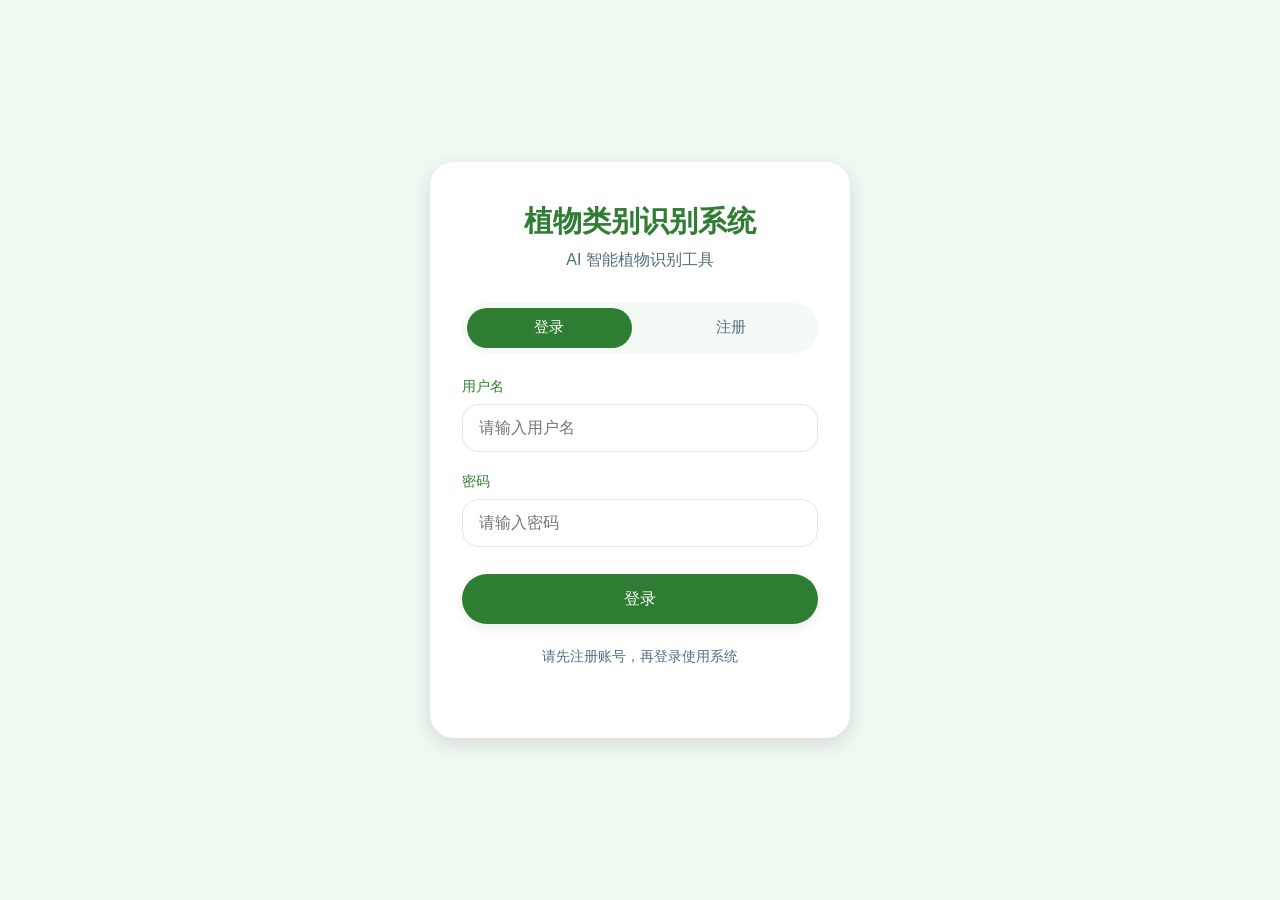
<file: static/login.html>
<!DOCTYPE html>
<html lang="zh-CN">
<head>
    <meta charset="UTF-8">
    <meta name="viewport" content="width=device-width, initial-scale=1.0">
    <title>登录/注册 - 植物类别识别系统</title>
    <style>
        /* 全局样式重置：清除默认边距、设置盒模型为border-box（宽高包含边框/内边距） */
        * {
            margin: 0;
            padding: 0;
            box-sizing: border-box;
        }
        /* 自定义CSS变量：统一管理颜色、阴影、圆角、过渡效果等样式属性 */
        :root {
            --primary: #2E7D32; /* 主色调：深绿色 */
            --primary-light: #81C784; /* 主色调浅版 */
            --primary-ultra-light: #E8F5E9; /* 主色调超浅版 */
            --danger: #F44336; /* 危险色：红色（用于错误提示） */
            --text-gray: #546E7A; /* 灰色文本 */
            --text-light: #90A4AE; /* 浅灰色文本 */
            --white: #FFFFFF; /* 白色 */
            --shadow-light: 0 4px 12px rgba(0, 0, 0, 0.08); /* 轻量阴影 */
            --shadow-medium: 0 6px 20px rgba(0, 0, 0, 0.12); /* 中等阴影 */
            --radius: 16px; /* 基础圆角 */
            --transition: all 0.3s cubic-bezier(0.4, 0, 0.2, 1); /* 统一过渡动画 */
        }
        /* 登录页整体样式：淡绿色背景、弹性布局居中、最小视口高度、自适应内边距 */
        body {
            font-family: -apple-system, BlinkMacSystemFont, "Segoe UI", Roboto, "PingFang SC", "Hiragino Sans GB", sans-serif; /* 适配多平台的无衬线字体 */
            min-height: 100vh; /* 占满整个视口高度 */
            display: flex; /* 弹性布局 */
            align-items: center; /* 垂直居中 */
            justify-content: center; /* 水平居中 */
            background-color: #f0f9f1; /* 淡绿色背景 */
            padding: 1rem; /* 移动端自适应内边距 */
        }
        /* 登录卡片容器：白色背景、最大宽度限制、圆角、阴影、居中对齐 */
        .login-card {
            background: var(--white); /* 白色背景 */
            width: 100%; /* 自适应宽度 */
            max-width: 420px; /* 最大宽度限制 */
            padding: 2.5rem 2rem; /* 内边距 */
            border-radius: 24px; /* 大圆角 */
            box-shadow: var(--shadow-medium); /* 中等阴影 */
            text-align: center; /* 文本居中 */
        }
        /* 登录卡片标题样式：主色调、加粗、底部间距 */
        .login-card h1 {
            font-size: 1.8rem; /* 字体大小 */
            font-weight: 700; /* 加粗 */
            color: var(--primary); /* 主色调 */
            margin-bottom: 0.5rem; /* 底部间距 */
        }
        /* 登录卡片副标题样式：灰色文本、底部间距 */
        .login-card p {
            color: var(--text-gray); /* 灰色文本 */
            margin-bottom: 2rem; /* 底部间距 */
        }
        /* 登录/注册切换栏：弹性布局、间距、浅绿色背景、圆角 */
        .tab-switch {
            display: flex; /* 弹性布局 */
            gap: 1rem; /* 子元素间距 */
            margin-bottom: 1.5rem; /* 底部间距 */
            background: #f5f9f5; /* 浅绿背景 */
            padding: 0.3rem; /* 内边距 */
            border-radius: 50px; /* 圆形圆角 */
        }
        /* 切换栏按钮基础样式：弹性占满、内边距、透明背景、灰色文本、过渡动画 */
        .tab-switch button {
            flex: 1; /* 等分宽度 */
            padding: 0.6rem 1rem; /* 内边距 */
            border: none; /* 清除边框 */
            border-radius: 50px; /* 圆形圆角 */
            background: transparent; /* 透明背景 */
            color: var(--text-gray); /* 灰色文本 */
            font-weight: 500; /* 中等加粗 */
            cursor: pointer; /* 鼠标指针为手型 */
            transition: var(--transition); /* 过渡动画 */
            font-size: 0.95rem; /* 字体大小 */
        }
        /* 切换栏激活态按钮：主色调背景、白色文本 */
        .tab-switch button.active {
            background: var(--primary); /* 主色调背景 */
            color: var(--white); /* 白色文本 */
        }
        /* 表单容器默认隐藏 */
        .form-group {
            display: none;
        }
        /* 激活态表单容器显示 */
        .form-group.active {
            display: block;
        }
        /* 输入框组：底部间距、文本左对齐 */
        .input-group {
            margin-bottom: 1.2rem; /* 底部间距 */
            text-align: left; /* 文本左对齐 */
        }
        /* 输入框标签：块级显示、底部间距、主色调、中等加粗 */
        .input-group label {
            display: block; /* 块级显示 */
            margin-bottom: 0.5rem; /* 底部间距 */
            color: var(--primary); /* 主色调 */
            font-weight: 500; /* 中等加粗 */
            font-size: 0.9rem; /* 字体大小 */
        }
        /* 输入框基础样式：宽度100%、内边距、浅灰色边框、圆角、过渡动画 */
        .input-group input {
            width: 100%; /* 宽度100% */
            padding: 0.9rem 1rem; /* 内边距 */
            border: 1px solid #E0E6ED; /* 浅灰色边框 */
            border-radius: var(--radius); /* 基础圆角 */
            font-size: 1rem; /* 字体大小 */
            outline: none; /* 清除默认外轮廓 */
            transition: var(--transition); /* 过渡动画 */
        }
        /* 输入框聚焦态：主色调浅版边框、浅绿外阴影 */
        .input-group input:focus {
            border-color: var(--primary-light); /* 主色调浅版边框 */
            box-shadow: 0 0 0 3px rgba(129, 199, 132, 0.2); /* 浅绿外阴影 */
        }
        /* 提交按钮：宽度100%、内边距、无边框、圆形圆角、主色调背景、白色文本、过渡动画 */
        .btn-submit {
            width: 100%; /* 宽度100% */
            padding: 0.9rem; /* 内边距 */
            border: none; /* 清除边框 */
            border-radius: 50px; /* 圆形圆角 */
            background: var(--primary); /* 主色调背景 */
            color: var(--white); /* 白色文本 */
            font-size: 1rem; /* 字体大小 */
            font-weight: 500; /* 中等加粗 */
            cursor: pointer; /* 鼠标指针为手型 */
            transition: var(--transition); /* 过渡动画 */
            box-shadow: var(--shadow-light); /* 轻量阴影 */
            margin-top: 0.5rem; /* 顶部间距 */
        }
        /* 提交按钮悬停态：深绿背景、轻微上移、中等阴影 */
        .btn-submit:hover {
            background: #388E3C; /* 深绿色背景 */
            transform: translateY(-2px); /* 向上偏移2px */
            box-shadow: var(--shadow-medium); /* 中等阴影 */
        }
        /* 提示文案基础样式：底部间距、小字体、默认隐藏、行高 */
        .msg {
            margin-bottom: 1rem; /* 底部间距 */
            font-size: 0.9rem; /* 字体大小 */
            display: none; /* 默认隐藏 */
            line-height: 1.5; /* 行高 */
        }
        /* 错误提示文案：危险色（红色） */
        .error-msg {
            color: var(--danger);
        }
        /* 成功提示文案：主色调（绿色） */
        .success-msg {
            color: var(--primary);
        }
        /* 底部提示文本：顶部间距、小字体、浅灰色 */
        .tip {
            margin-top: 1.5rem; /* 顶部间距 */
            font-size: 0.85rem; /* 小字体 */
            color: var(--text-light); /* 浅灰色 */
        }
    </style>
</head>
<body>
<!-- 登录卡片容器 -->
<div class="login-card">
    <!-- 页面标题 -->
    <h1>植物类别识别系统</h1>
    <!-- 页面副标题 -->
    <p>AI 智能植物识别工具</p>

    <!-- 登录/注册切换按钮栏 -->
    <div class="tab-switch">
        <button id="loginTab" class="active">登录</button>
        <button id="registerTab">注册</button>
    </div>

    <!-- 登录表单容器（默认激活） -->
    <div id="loginForm" class="form-group active">
        <!-- 登录错误提示框 -->
        <div class="msg error-msg" id="loginErr"></div>
        <!-- 用户名输入框组 -->
        <div class="input-group">
            <label>用户名</label>
            <input type="text" id="loginUser" placeholder="请输入用户名" required>
        </div>
        <!-- 密码输入框组 -->
        <div class="input-group">
            <label>密码</label>
            <input type="password" id="loginPwd" placeholder="请输入密码" required>
        </div>
        <!-- 登录提交按钮 -->
        <button class="btn-submit" id="loginBtn">登录</button>
    </div>

    <!-- 注册表单容器（默认隐藏） -->
    <div id="registerForm" class="form-group">
        <!-- 注册错误提示框 -->
        <div class="msg error-msg" id="regErr"></div>
        <!-- 注册成功提示框 -->
        <div class="msg success-msg" id="regSuccess">注册成功，请前往登录</div>
        <!-- 用户名输入框组 -->
        <div class="input-group">
            <label>用户名</label>
            <input type="text" id="regUser" placeholder="请设置用户名" required>
        </div>
        <!-- 密码输入框组 -->
        <div class="input-group">
            <label>密码</label>
            <input type="password" id="regPwd" placeholder="请设置密码" required>
        </div>
        <!-- 确认密码输入框组 -->
        <div class="input-group">
            <label>确认密码</label>
            <input type="password" id="regPwd2" placeholder="请再次输入密码" required>
        </div>
        <!-- 注册提交按钮 -->
        <button class="btn-submit" id="regBtn">注册</button>
    </div>

    <!-- 底部提示文本 -->
    <p class="tip">请先注册账号，再登录使用系统</p>
</div>

<script>
    // 全局DOM元素获取：缓存常用元素，避免重复查询DOM
    const loginTab = document.getElementById("loginTab");
    const registerTab = document.getElementById("registerTab");
    const loginForm = document.getElementById("loginForm");
    const registerForm = document.getElementById("registerForm");
    const loginErr = document.getElementById("loginErr");
    const regErr = document.getElementById("regErr");
    const regSuccess = document.getElementById("regSuccess");

    // 表单切换核心函数
    function switchForm(type) {
        // 清空所有提示框：遍历所有.msg元素并隐藏
        document.querySelectorAll(".msg").forEach(el => el.style.display = "none");
        // 切换标签激活态：type为login则登录标签激活，反之注册标签激活
        loginTab.classList.toggle("active", type === "login");
        registerTab.classList.toggle("active", type === "register");
        // 切换表单显示态：type为login则登录表单显示，反之注册表单显示
        loginForm.classList.toggle("active", type === "login");
        registerForm.classList.toggle("active", type === "register");
    }
    // 登录标签点击事件：切换到登录表单
    loginTab.addEventListener("click", () => switchForm("login"));
    // 注册标签点击事件：切换到注册表单
    registerTab.addEventListener("click", () => switchForm("register"));

    // 工具函数：统一请求封装 
    async function request(url, method = "POST", data = null) {
        // 设置请求头：JSON格式
        const headers = { "Content-Type": "application/json" };
        // 构建fetch请求配置项
        const options = { method, headers };
        // 如果有请求数据，转为JSON字符串放入body
        if (data) options.body = JSON.stringify(data);
        // 发送请求并等待响应
        const res = await fetch(url, options);
        // 将响应转为JSON并返回
        return await res.json();
    }

    // 登录
    document.getElementById("loginBtn").addEventListener("click", async () => {
        // 获取并去除输入框首尾空格
        const username = document.getElementById("loginUser").value.trim();
        const password = document.getElementById("loginPwd").value.trim();

        // 前端基础校验：用户名/密码不能为空
        if (!username || !password) {
            loginErr.innerText = "用户名和密码不能为空！";
            loginErr.style.display = "block"; // 显示错误提示
            return; // 终止后续逻辑
        }

        // 调用后端登录接口：POST请求 /api/login，传递用户名密码
        const res = await request("/api/login", "POST", { username, password });

        // 登录成功判断：后端返回code=200且包含token
        if (res.code === 200 && res.token) {
            // 登录成功：将token存入本地存储
            localStorage.setItem("token", res.token);
            // 跳转到主页
            window.location.href = "/";
        } else {
            // 登录失败：显示后端返回的错误信息（优先msg，其次detail，最后默认提示）
            loginErr.innerText = res.msg || res.detail || "登录失败";
            loginErr.style.display = "block"; // 显示错误提示
        }
    });

    // 注册
    document.getElementById("regBtn").addEventListener("click", async () => {
        // 获取并去除输入框首尾空格
        const username = document.getElementById("regUser").value.trim();
        const password = document.getElementById("regPwd").value.trim();
        const pwd2 = document.getElementById("regPwd2").value.trim();

        // 前端基础校验1：信息是否完整
        if (!username || !password || !pwd2) {
            regErr.innerText = "请填写完整注册信息！";
            regErr.style.display = "block";
            return;
        }
        // 前端基础校验2：两次密码是否一致
        if (password !== pwd2) {
            regErr.innerText = "两次输入的密码不一致！";
            regErr.style.display = "block";
            return;
        }
        // 前端基础校验3：用户名/密码长度不少于3位
        if (username.length < 3 || password.length < 3) {
            regErr.innerText = "用户名/密码长度不能少于3位！";
            regErr.style.display = "block";
            return;
        }

        // 调用后端注册接口：POST请求 /api/register，传递用户名密码
        const res = await request("/api/register", "POST", { username, password });

        // 注册成功判断：后端返回code=200
        if (res.code === 200) {
            regSuccess.style.display = "block"; // 显示成功提示
            regErr.style.display = "none"; // 隐藏错误提示
            // 清空注册表单
            document.getElementById("regUser").value = "";
            document.getElementById("regPwd").value = "";
            document.getElementById("regPwd2").value = "";
            // 1.5秒后自动切换到登录表单
            setTimeout(() => switchForm("login"), 1500);
        } else {
            // 注册失败：显示后端返回的具体错误信息
            regErr.innerText = res.msg || res.detail || "注册失败，请重试";
            regErr.style.display = "block"; // 显示错误提示
        }
    });

    // 已登录用户自动跳转：如果本地存储有token，直接跳转到主页
    if (localStorage.getItem("token")) {
        window.location.href = "/";
    }
</script>
</body>
</html>
</file>
